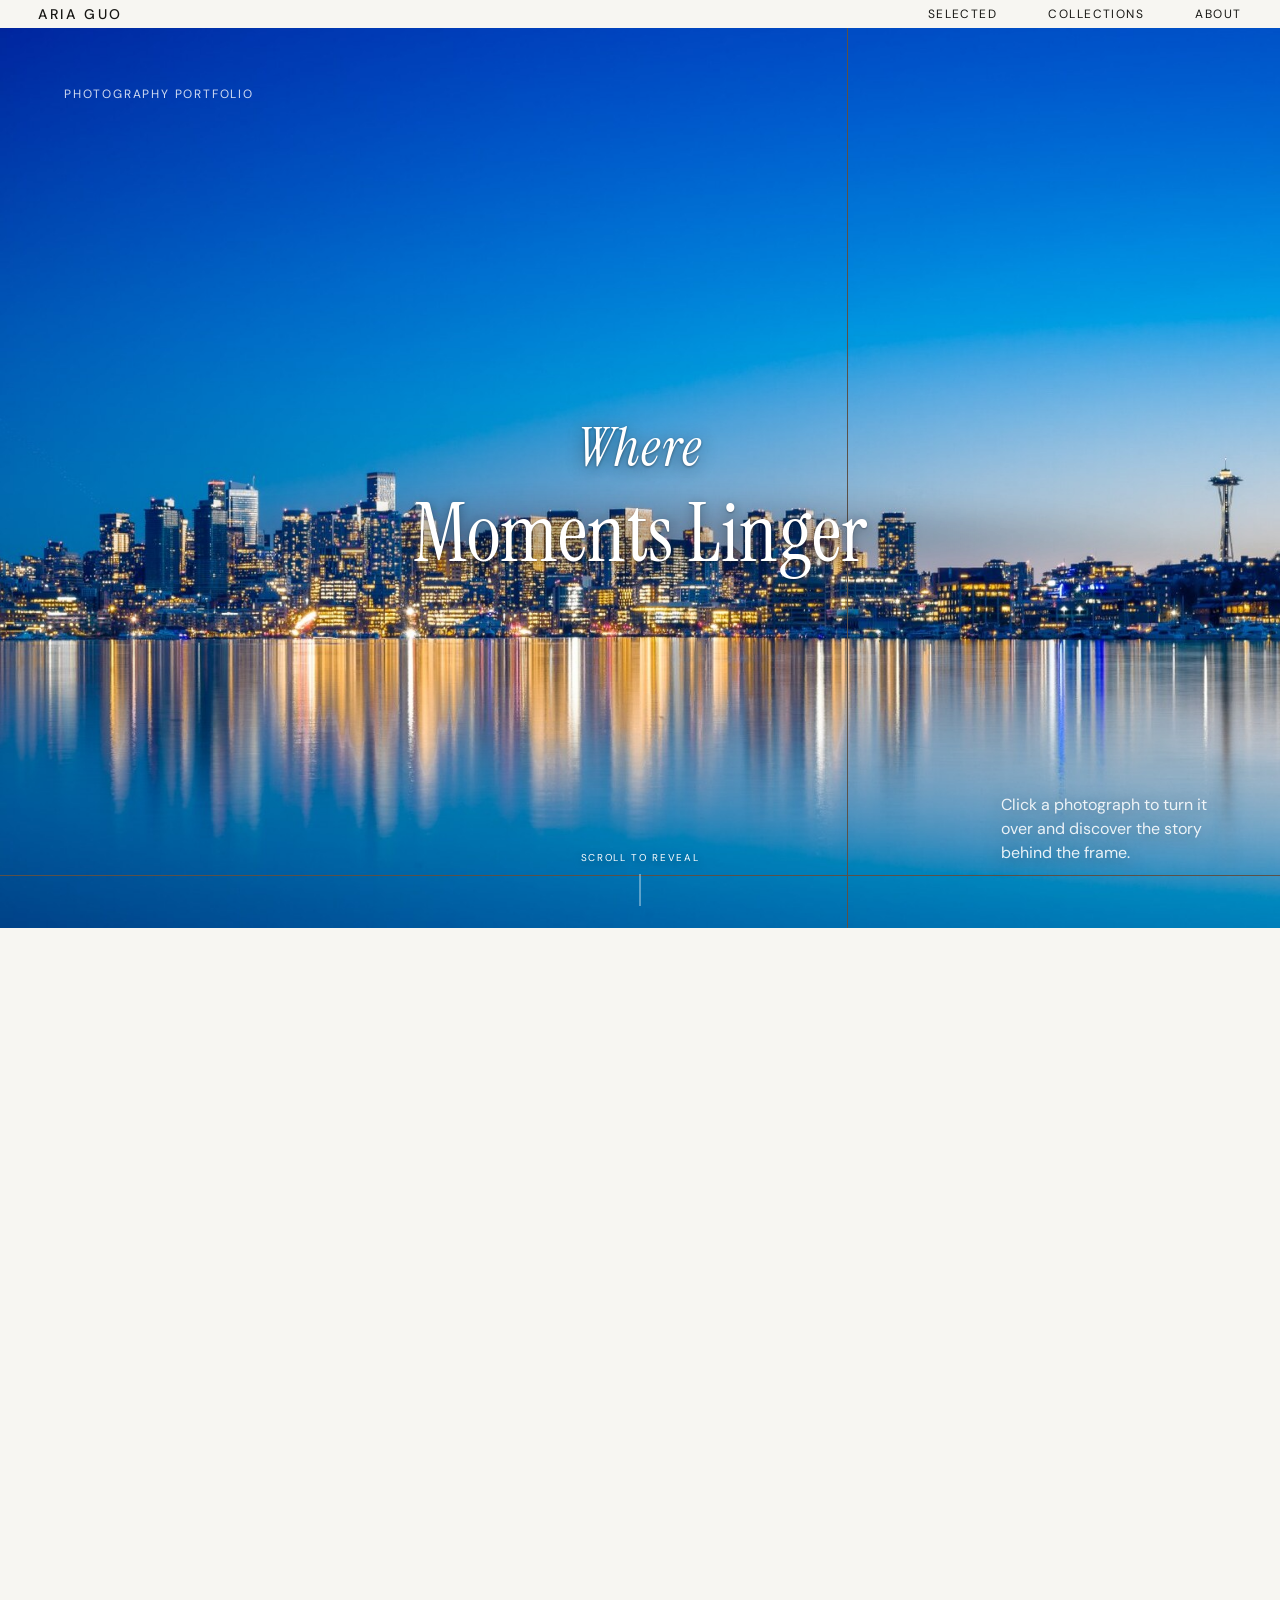
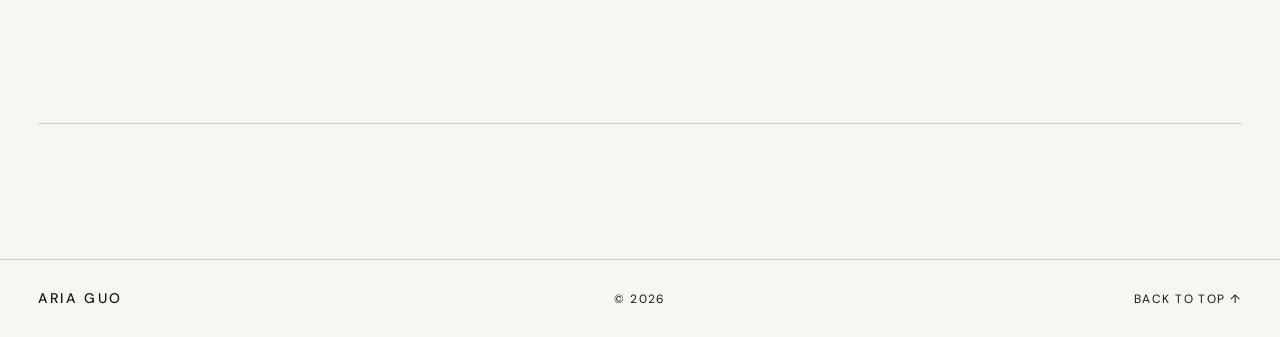
<file: index.html>
<!doctype html><html lang="en"><head><meta charset="utf-8"><meta name="viewport" content="width=device-width,initial-scale=1"><meta name="description" content="Photography portfolio by Aria Guo"><title>Aria Guo — Photography</title><link rel="stylesheet" href="./styles.css?v=26"></head><body>
<header class="site-header"><a class="wordmark" href="./index.html">ARIA GUO</a><nav><a href="#selected">Selected</a><a href="#categories">Collections</a><a href="./about.html">About</a></nav></header>
<main><section class="intro"><p class="kicker">Photography portfolio</p><div class="hero-picture-holder" role="img" aria-label="Seattle skyline reflected across the water at blue hour"><span aria-hidden="true"></span></div><h1><span class="title-first">Where</span><span class="title-second">Moments Linger</span></h1><p class="intro-note">Click a photograph to turn it over and discover the story behind the frame.</p><span class="scroll-cue" aria-hidden="true"><span>Scroll to reveal</span><i></i></span></section>
<section class="selected" id="selected"><div class="section-heading"><h2>Selected photographs</h2><span>01—08</span></div><div class="feature-grid" id="feature-grid"></div></section>
<section class="categories" id="categories"><div class="section-heading"><h2>Collections</h2><span>Browse by subject</span></div><div class="category-list">
<button class="category-row active" data-category="travel"><span>01</span><strong>Travel</strong><em>Four places</em><b>−</b></button>
<div class="travel-panel" id="travel-panel"><div class="hive">
<a class="hex hex-hawaii" href="./collection.html?place=hawaii"><span class="hex-image tone-ocean"></span><span class="hex-copy"><small>Travel · 01</small><strong>Hawaii</strong><p>Light, water, and island rhythm.</p></span></a>
<a class="hex hex-tibet" href="./collection.html?place=tibet"><span class="hex-image tone-gold"></span><span class="hex-copy"><small>Travel · 02</small><strong>Tibet</strong><p>Ritual, color, and life at altitude.</p></span></a>
<a class="hex hex-beijing" href="./collection.html?place=beijing"><span class="hex-image tone-red"></span><span class="hex-copy"><small>Travel · 03</small><strong>Beijing</strong><p>Old geometry in a changing city.</p></span></a>
<a class="hex hex-seattle" href="./collection.html?place=seattle"><span class="hex-image tone-mist"></span><span class="hex-copy"><small>Travel · 04</small><strong>Washington</strong><p>Rain, distance, and Northwest quiet.</p></span></a>
</div></div>
<button class="category-row" data-category="street"><span>02</span><strong>Street</strong><em>Coming soon</em><b>+</b></button>
<button class="category-row" data-category="portraits"><span>03</span><strong>Portraits</strong><em>Coming soon</em><b>+</b></button></div>
</section></main><footer><a class="wordmark" href="./index.html">ARIA GUO</a><p>© <span id="year"></span></p><a href="#top">Back to top ↑</a></footer><script src="./script.js?v=22"></script></body></html>
</file>
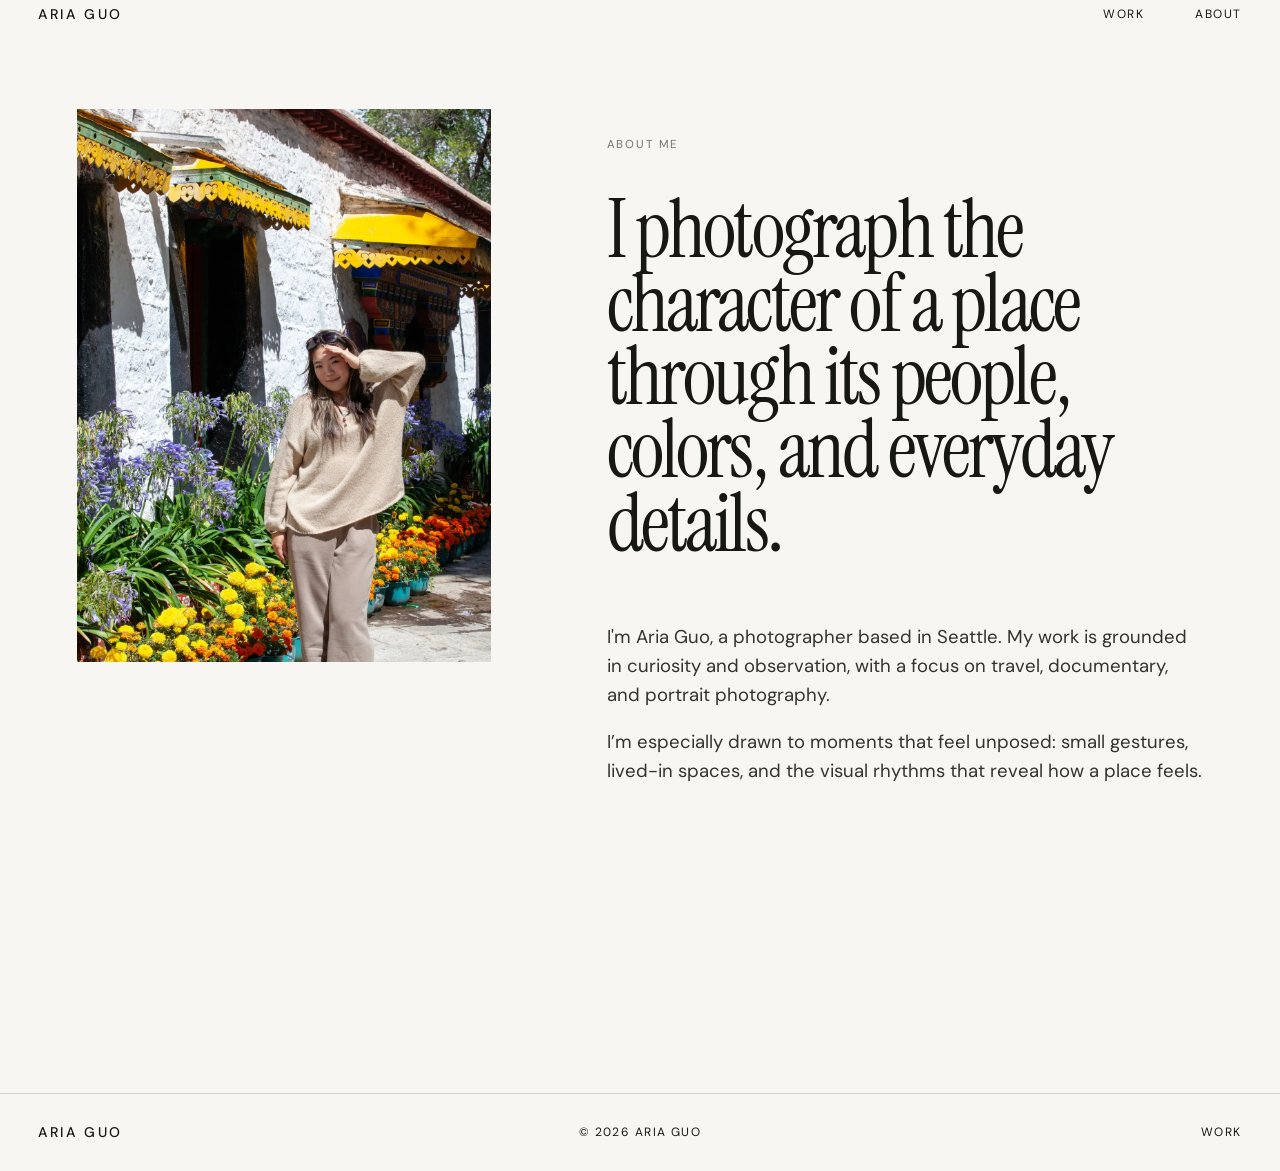
<file: about.html>
<!doctype html><html lang="en"><head><meta charset="utf-8"><meta name="viewport" content="width=device-width,initial-scale=1"><meta name="description" content="About photographer Aria Guo."><title>About — Aria Guo</title><link rel="stylesheet" href="./styles.css?v=26"></head><body>
<header class="site-header"><a class="wordmark" href="./index.html">ARIA GUO</a><nav><a href="./index.html">Work</a><a class="active" href="./about.html">About</a></nav></header>
<main class="about-page">
  <section class="about-hero">
    <figure class="about-portrait reveal"><img src="./assets/about/aria-about.webp" alt="Aria Guo standing among flowers in front of colorful Tibetan architecture" width="1200" height="1600"></figure>
    <div class="about-content">
      <p class="eyebrow reveal">About me</p>
      <h1 class="reveal">I photograph the character of a place through its people, colors, and everyday details.</h1>
      <div class="about-copy reveal">
        <p>I'm Aria Guo, a photographer based in Seattle. My work is grounded in curiosity and observation, with a focus on travel, documentary, and portrait photography.</p>
        <p>I’m especially drawn to moments that feel unposed: small gestures, lived-in spaces, and the visual rhythms that reveal how a place feels.</p>
      </div>
      <div class="about-details reveal">
        <div><span>Based in</span><p>Seattle, Washington</p></div>
        <div><span>I shoot with</span><p>Hasselblad X1D II<br>Canon 5D Mark II<br>Canon IXUS 130</p></div>
        <div><span>Instagram</span><a href="https://www.instagram.com/muyaoog/" target="_blank" rel="noreferrer">@muyaoog ↗</a></div>
      </div>
    </div>
  </section>
</main>
<footer><a class="wordmark" href="./index.html">ARIA GUO</a><p>© <span id="year"></span> Aria Guo</p><a href="./index.html">Work</a></footer><script src="./script.js?v=21"></script></body></html>
</file>
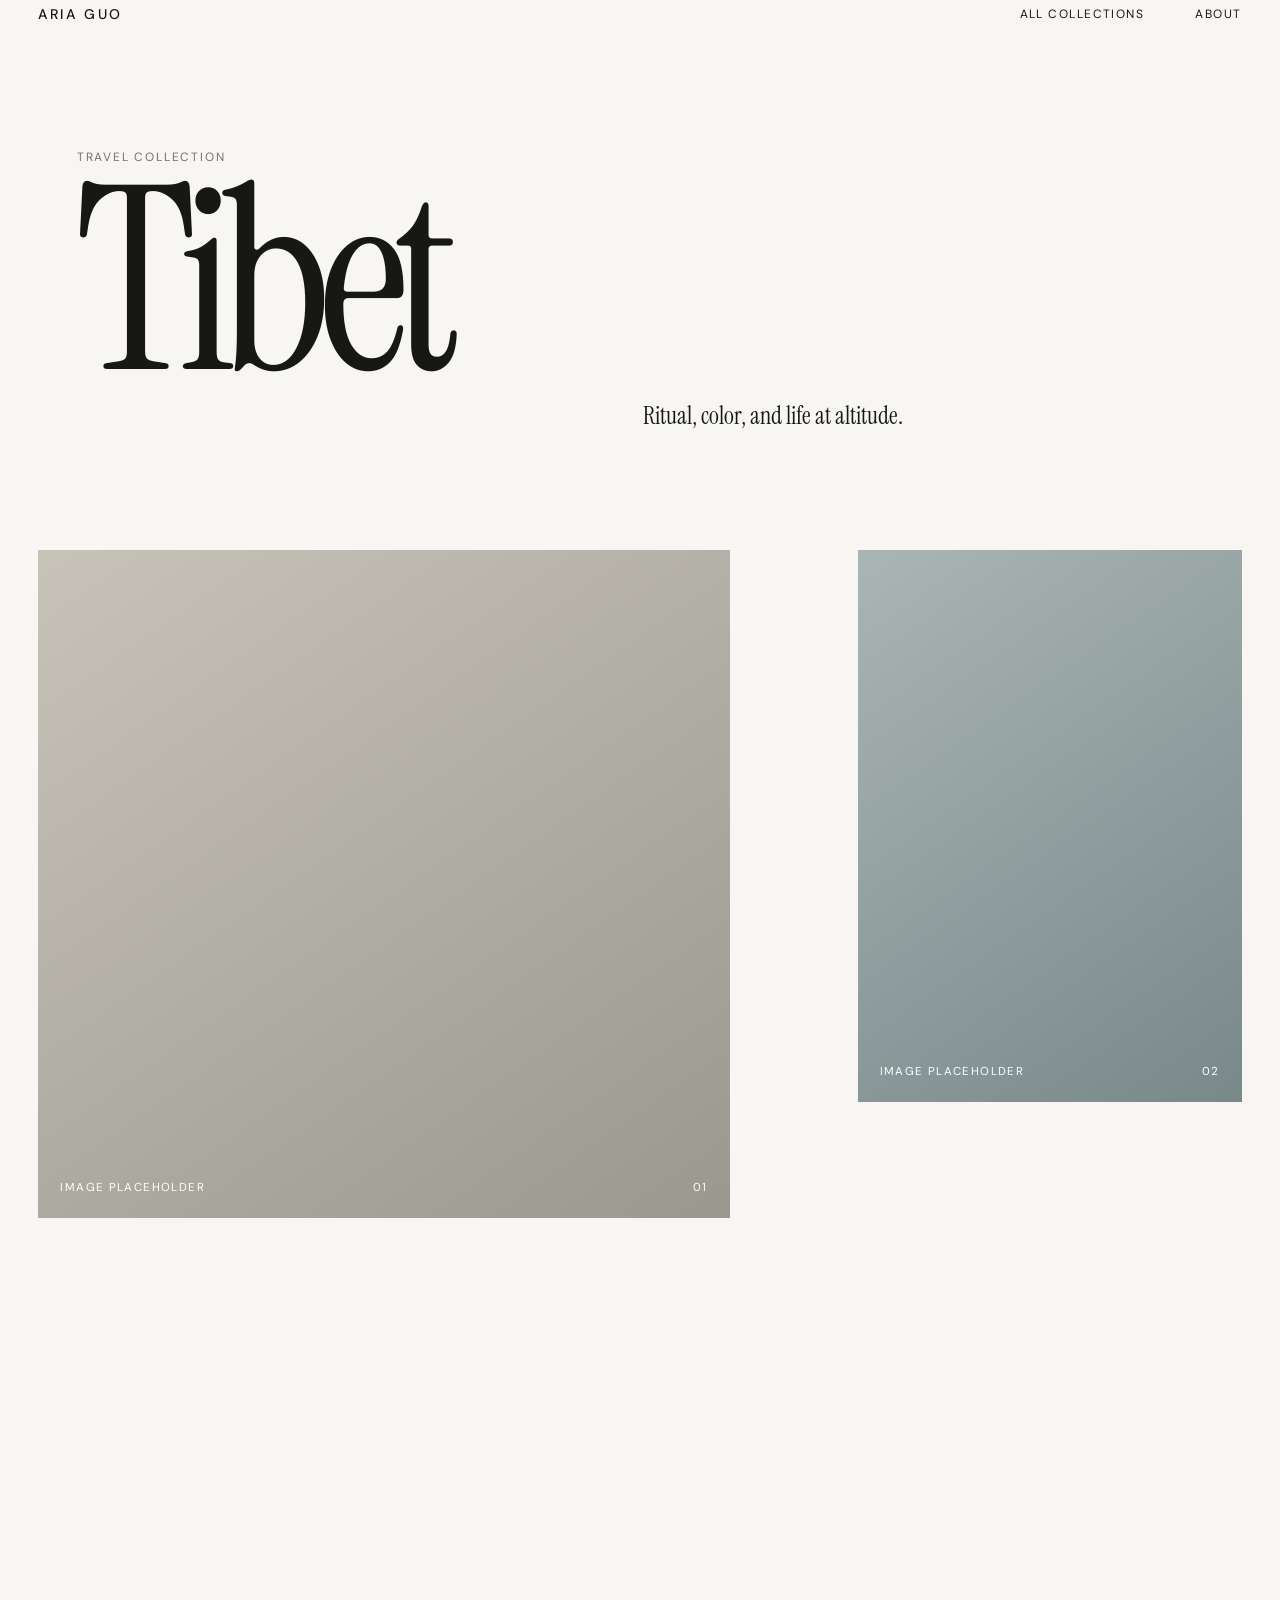
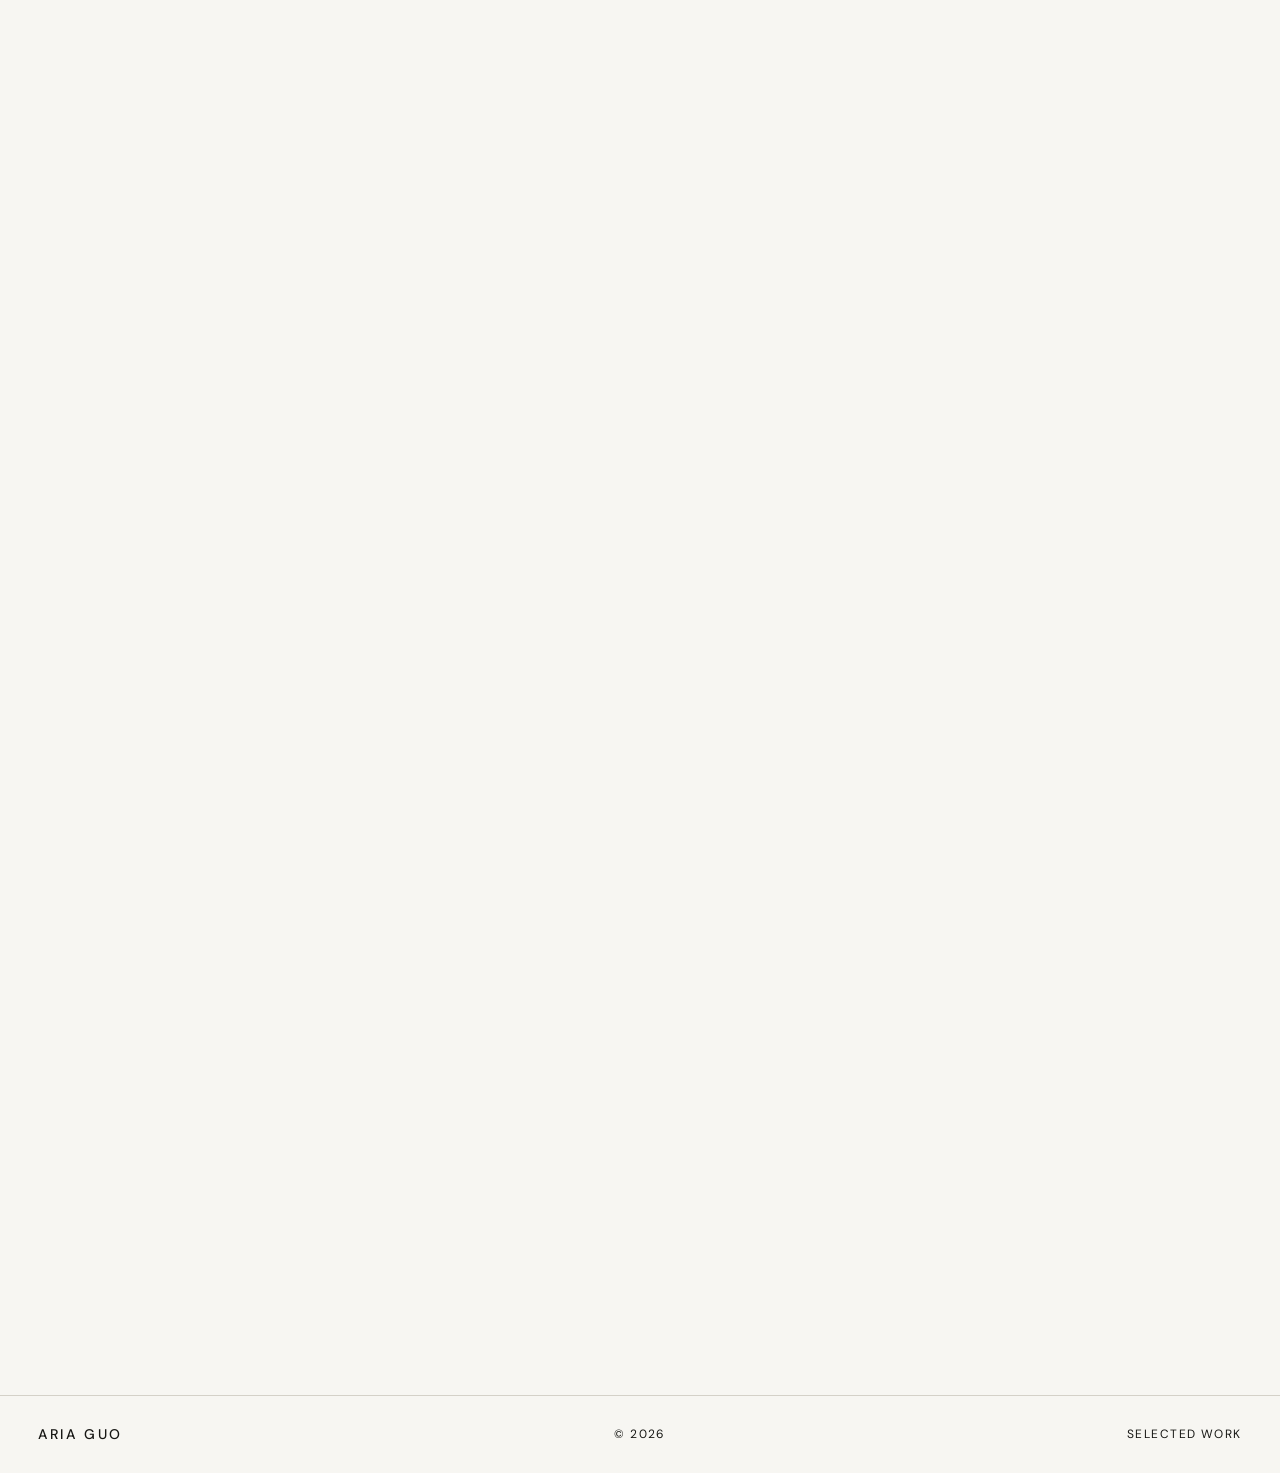
<file: collection.html>
<!doctype html><html lang="en"><head><meta charset="utf-8"><meta name="viewport" content="width=device-width,initial-scale=1"><meta name="description" content="Travel collection by Aria Guo"><title>Collection — Aria Guo</title><link rel="stylesheet" href="./styles.css?v=26"><link rel="stylesheet" href="./tibet-gallery.css?v=1"><style>
.collection-gallery img{cursor:zoom-in;transition:filter .25s ease,transform .25s ease}.collection-gallery img:hover{filter:saturate(1.08) contrast(1.03);transform:translateY(-2px)}body.lightbox-open{overflow:hidden}
#travel-lightbox[hidden]{display:none}#travel-lightbox{position:fixed;inset:0;z-index:9999;display:grid;grid-template-columns:76px minmax(0,1fr) 76px;align-items:center;gap:18px;padding:30px;background:radial-gradient(circle at 50% 42%,rgba(38,34,29,.78),rgba(8,8,8,.97) 72%);backdrop-filter:blur(16px);-webkit-backdrop-filter:blur(16px);animation:lightbox-in .28s ease both}
.lightbox-stage{margin:0;min-width:0;text-align:center}.lightbox-stage img{display:block;max-width:100%;width:auto;max-height:80vh;margin:auto;object-fit:contain;border-radius:3px;box-shadow:0 28px 90px rgba(0,0,0,.58);animation:photo-in .3s ease both}
.lightbox-caption{display:flex;justify-content:space-between;gap:24px;max-width:1100px;margin:14px auto 0;color:#eee7dc;font:500 11px/1.5 Arial,sans-serif;letter-spacing:.14em;text-transform:uppercase}.lightbox-caption span:first-child{text-align:left}.lightbox-count{white-space:nowrap;color:#bfb6a8}
.lightbox-nav,.lightbox-close{border:1px solid rgba(255,255,255,.28);background:rgba(18,18,18,.44);color:#f7f1e7;cursor:pointer;transition:background .2s ease,border-color .2s ease,transform .2s ease}.lightbox-nav{width:58px;height:58px;border-radius:50%;font:300 31px/1 Georgia,serif}.lightbox-nav:hover,.lightbox-nav:focus-visible,.lightbox-close:hover,.lightbox-close:focus-visible{background:#f3eee5;color:#181715;border-color:#f3eee5;outline:none;transform:scale(1.04)}.lightbox-nav:disabled{opacity:.22;cursor:default;transform:none}
.lightbox-close{position:absolute;right:24px;top:22px;width:44px;height:44px;border-radius:50%;font:300 25px/1 Arial,sans-serif}
.lightbox-end{position:absolute;left:50%;bottom:22px;transform:translate(-50%,8px);margin:0;color:#f2eadd;font:italic 17px/1.4 Georgia,serif;letter-spacing:.02em;opacity:0;pointer-events:none;transition:opacity .25s ease,transform .25s ease}.is-last .lightbox-end{opacity:1;transform:translate(-50%,0)}.lightbox-end.pulse{animation:end-pulse .45s ease}
@keyframes lightbox-in{from{opacity:0}to{opacity:1}}@keyframes photo-in{from{opacity:0;transform:scale(.985)}to{opacity:1;transform:scale(1)}}@keyframes end-pulse{50%{color:#fff;transform:translate(-50%,-3px)}}
@media(max-width:720px){#travel-lightbox{grid-template-columns:48px minmax(0,1fr) 48px;gap:7px;padding:60px 10px 72px}.lightbox-nav{width:44px;height:44px;font-size:25px}.lightbox-stage img{max-height:72vh}.lightbox-caption{font-size:9px;gap:12px}.lightbox-close{right:13px;top:12px}.lightbox-end{bottom:18px;width:80%;text-align:center;font-size:15px}}
@media(prefers-reduced-motion:reduce){#travel-lightbox,.lightbox-stage img,.lightbox-end{animation:none}.collection-gallery img{transition:none}}
</style></head><body class="collection-page">
<header class="site-header"><a class="wordmark" href="./index.html">ARIA GUO</a><nav><a href="./index.html#categories">All collections</a><a href="./about.html">About</a></nav></header>
<main><section class="collection-intro"><p class="kicker">Travel collection</p><h1 id="place-title">Place</h1><p id="place-description">A visual study of this place.</p></section><section class="collection-gallery" id="collection-gallery"></section><a class="collection-back" href="./index.html#categories"><span>Back to</span><strong>Travel collections</strong><span>↖</span></a></main>
<footer><a class="wordmark" href="./index.html">ARIA GUO</a><p>© <span id="year"></span></p><a href="./index.html">Selected work</a></footer><script src="./script.js?v=22"></script><script src="./tibet-gallery.js?v=2"></script><script src="./beijing-gallery.js?v=2"></script><script>
(function(){
  var gallery=document.getElementById('collection-gallery');
  if(!gallery)return;
  var overlay=document.createElement('div');
  overlay.id='travel-lightbox';
  overlay.hidden=true;
  overlay.setAttribute('role','dialog');
  overlay.setAttribute('aria-modal','true');
  overlay.setAttribute('aria-label','Photograph viewer');
  overlay.innerHTML='<button class="lightbox-close" type="button" aria-label="Close enlarged photograph">&times;</button><button class="lightbox-nav lightbox-prev" type="button" aria-label="Previous photograph">&#8592;</button><figure class="lightbox-stage"><img alt=""><figcaption class="lightbox-caption"><span class="lightbox-title"></span><span class="lightbox-count"></span></figcaption></figure><button class="lightbox-nav lightbox-next" type="button" aria-label="Next photograph">&#8594;</button><p class="lightbox-end" role="status">This is the last photo. Press Esc or click outside to close.</p>';
  document.body.appendChild(overlay);
  var large=overlay.querySelector('.lightbox-stage img');
  var title=overlay.querySelector('.lightbox-title');
  var count=overlay.querySelector('.lightbox-count');
  var end=overlay.querySelector('.lightbox-end');
  var previous=overlay.querySelector('.lightbox-prev');
  var next=overlay.querySelector('.lightbox-next');
  var closer=overlay.querySelector('.lightbox-close');
  var current=0;
  var returnFocus=null;
  function photos(){return Array.prototype.slice.call(gallery.querySelectorAll('img'));}
  function render(){
    var list=photos();
    var item=list[current];
    if(!item)return;
    large.src=item.currentSrc||item.src;
    large.alt=item.alt||'Travel photograph';
    title.textContent=item.alt||'Untitled photograph';
    count.textContent=(current+1)+' / '+list.length;
    previous.disabled=current===0;
    var isLast=current===list.length-1;
    next.setAttribute('aria-disabled',String(isLast));
    overlay.classList.toggle('is-last',isLast);
  }
  function openAt(index){
    returnFocus=document.activeElement;
    current=index;
    render();
    overlay.hidden=false;
    document.body.classList.add('lightbox-open');
    closer.focus();
  }
  function closeViewer(){
    overlay.hidden=true;
    document.body.classList.remove('lightbox-open');
    large.removeAttribute('src');
    if(returnFocus&&returnFocus.focus)returnFocus.focus();
  }
  function move(step){
    var list=photos();
    if(step>0&&current===list.length-1){
      end.classList.remove('pulse');
      void end.offsetWidth;
      end.classList.add('pulse');
      return;
    }
    current=Math.max(0,Math.min(list.length-1,current+step));
    render();
  }
  gallery.addEventListener('click',function(event){
    var image=event.target.closest('img');
    if(!image||!gallery.contains(image))return;
    openAt(photos().indexOf(image));
  });
  previous.addEventListener('click',function(){move(-1);});
  next.addEventListener('click',function(){move(1);});
  closer.addEventListener('click',closeViewer);
  overlay.addEventListener('click',function(event){if(event.target===overlay)closeViewer();});
  document.addEventListener('keydown',function(event){
    if(overlay.hidden)return;
    if(event.key==='Escape')closeViewer();
    else if(event.key==='ArrowLeft')move(-1);
    else if(event.key==='ArrowRight')move(1);
    else if(event.key==='Home'){current=0;render();}
    else if(event.key==='End'){current=photos().length-1;render();}
  });
})();
</script></body></html>
</file>
<file: styles.css>
@import url('https://fonts.googleapis.com/css2?family=DM+Sans:wght@400;500&family=Instrument+Serif&display=swap');
:root{--ink:#171714;--paper:#f7f6f2;--muted:#77736a;--line:#d4d1c8;--serif:"Instrument Serif",Georgia,serif;--sans:"DM Sans",Arial,sans-serif}*{box-sizing:border-box}html{scroll-behavior:smooth}body{margin:0;color:var(--ink);background:var(--paper);font:16px/1.5 var(--sans)}a{color:inherit;text-decoration:none}button{color:inherit;font:inherit}.site-header{display:flex;justify-content:space-between;align-items:center;padding:28px 3vw}.wordmark{font-size:.875rem;font-weight:500;letter-spacing:.18em}nav{display:flex;gap:clamp(20px,4vw,56px)}nav a,footer a,footer p{font-size:.75rem;text-transform:uppercase;letter-spacing:.12em}.kicker{font-size:.75rem;text-transform:uppercase;letter-spacing:.15em;color:var(--muted)}
.intro{min-height:66vh;display:grid;grid-template-columns:1fr 2.2fr 1fr;gap:3vw;align-items:end;padding:14vh 6vw 9vh}.intro .kicker{align-self:start}.intro h1{margin:0;font:400 clamp(5rem,11.5vw,12rem)/.82 var(--serif);letter-spacing:-.05em}.intro-note{max-width:17rem;margin:0;color:var(--muted)}.selected,.categories{padding:8vh 3vw 15vh}.section-heading{display:flex;justify-content:space-between;align-items:center;padding-bottom:18px;border-bottom:1px solid var(--line)}.section-heading h2,.section-heading span{margin:0;font-size:.75rem;font-weight:400;text-transform:uppercase;letter-spacing:.14em}.section-heading span{color:var(--muted)}
.feature-grid{display:grid;grid-template-columns:repeat(12,1fr);gap:10vh 2vw;padding-top:9vh}.flip-card{height:clamp(320px,44vw,650px);perspective:1400px;cursor:pointer}.flip-card:nth-child(1),.flip-card:nth-child(5){grid-column:span 7}.flip-card:nth-child(2),.flip-card:nth-child(6){grid-column:9/span 4;height:clamp(300px,35vw,530px)}.flip-card:nth-child(3),.flip-card:nth-child(7){grid-column:2/span 4;height:clamp(300px,35vw,530px)}.flip-card:nth-child(4),.flip-card:nth-child(8){grid-column:7/span 6}.flip-inner{position:relative;width:100%;height:100%;transition:transform .75s cubic-bezier(.2,.75,.2,1);transform-style:preserve-3d}.flipped .flip-inner{transform:rotateY(180deg)}.flip-face{position:absolute;inset:0;backface-visibility:hidden;overflow:hidden}.flip-front{display:flex;align-items:flex-end;padding:22px;background:linear-gradient(145deg,#d7d3c9,#a7a399)}.flip-card:nth-child(2n) .flip-front{background:linear-gradient(145deg,#9da9ac,#59686b)}.flip-card:nth-child(3n) .flip-front{background:linear-gradient(145deg,#c9a174,#78553b)}.flip-card:nth-child(4n) .flip-front{background:linear-gradient(145deg,#8f7865,#4b3c34)}.placeholder-mark{display:flex;justify-content:space-between;width:100%;color:#fff;font-size:.72rem;text-transform:uppercase;letter-spacing:.12em}.flip-back{transform:rotateY(180deg);display:flex;flex-direction:column;justify-content:space-between;padding:clamp(28px,4vw,56px);border:1px solid var(--ink);background:var(--paper)}.flip-back strong{font:400 clamp(2.5rem,5vw,5.5rem)/.95 var(--serif)}.editable{outline:none}.editable:focus{box-shadow:inset 0 -1px var(--ink)}.flip-back p{max-width:30rem;font:1.35rem/1.25 var(--serif)}.edit-hint{font-size:.7rem;text-transform:uppercase;letter-spacing:.12em;color:var(--muted)}
.category-list{border-bottom:1px solid var(--line)}.category-row{width:100%;display:grid;grid-template-columns:1fr 5fr 2fr auto;align-items:center;gap:2rem;padding:2rem 0;border:0;border-top:1px solid var(--line);background:none;text-align:left;cursor:pointer}.category-row:first-child{border-top:0}.category-row span,.category-row em,.category-row b{font-size:.75rem;font-style:normal;font-weight:400;text-transform:uppercase;letter-spacing:.12em}.category-row em{color:var(--muted)}.category-row strong{font:400 clamp(3.7rem,8vw,8rem)/.9 var(--serif)}.category-row b{font-size:1.4rem}.travel-panel{padding:4vh 0 6vh;border-top:1px solid var(--line)}.hive{position:relative;width:min(100%,1210px);height:920px;margin:auto}.hex{--hex-mask:url("data:image/svg+xml,%3Csvg xmlns='http://www.w3.org/2000/svg' viewBox='0 0 100 116'%3E%3Cpath d='M29 3 Q24 3 21 9 L2 51 Q-1 58 2 65 L21 107 Q24 113 29 113 H71 Q76 113 79 107 L98 65 Q101 58 98 51 L79 9 Q76 3 71 3 Z' fill='black'/%3E%3C/svg%3E");position:absolute;width:410px;height:474px;-webkit-mask:var(--hex-mask) center/100% 100% no-repeat;mask:var(--hex-mask) center/100% 100% no-repeat;background:var(--ink);transition:transform .35s;isolation:isolate}.hex:hover{transform:scale(1.025);z-index:5}.hex-image{position:absolute;inset:3px;-webkit-mask:var(--hex-mask) center/100% 100% no-repeat;mask:var(--hex-mask) center/100% 100% no-repeat}.tone-ocean{background:linear-gradient(145deg,#b8d4d1,#52747a)}.tone-gold{background:linear-gradient(145deg,#d7b15e,#7d4d2d)}.tone-red{background:linear-gradient(145deg,#c77b60,#6d3030)}.tone-mist{background:linear-gradient(145deg,#bdc6c7,#68777a)}.hex-copy{position:absolute;inset:3px;-webkit-mask:var(--hex-mask) center/100% 100% no-repeat;mask:var(--hex-mask) center/100% 100% no-repeat;display:flex;flex-direction:column;justify-content:flex-end;padding:0 68px 74px;color:#fff;background:linear-gradient(transparent 35%,rgba(0,0,0,.7));z-index:2}.hex-copy small{font-size:.65rem;text-transform:uppercase;letter-spacing:.12em}.hex-copy strong{font:400 4rem/.95 var(--serif)}.hex-copy p{margin:.65rem 0 0;font-size:.82rem}.hex-hawaii{left:0;top:222px}.hex-tibet{left:400px;top:0}.hex-beijing{left:400px;top:444px}.hex-seattle{left:800px;top:222px}
.collection-intro{min-height:58vh;padding:12vh 6vw 8vh}.collection-intro h1{margin:.08em 0 1.2rem;font:400 clamp(7rem,20vw,20rem)/.75 var(--serif);letter-spacing:-.06em;text-transform:capitalize}.collection-intro>p:last-child{max-width:35rem;margin-left:auto;font:1.5rem/1.2 var(--serif)}.collection-gallery{display:grid;grid-template-columns:repeat(12,1fr);grid-auto-rows:90px;gap:2vw;padding:0 3vw 14vh}.gallery-card{perspective:1200px;cursor:pointer}.gallery-card:nth-child(1){grid-column:1/8;grid-row:span 6}.gallery-card:nth-child(2){grid-column:9/13;grid-row:span 5}.gallery-card:nth-child(3){grid-column:2/6;grid-row:span 5}.gallery-card:nth-child(4){grid-column:7/13;grid-row:span 6}.gallery-card:nth-child(5){grid-column:1/7;grid-row:span 5}.gallery-card:nth-child(6){grid-column:8/12;grid-row:span 6}.gallery-card .flip-front{background:linear-gradient(145deg,#c7c3b9,#77756f)}.gallery-card:nth-child(2n) .flip-front{background:linear-gradient(145deg,#aab5b5,#526466)}.gallery-card .flip-back{padding:32px}.gallery-card .flip-back strong{font-size:3rem}.gallery-card .flip-back p{font-size:1.1rem}.collection-back{display:grid;grid-template-columns:1fr 5fr auto;align-items:end;margin:0 3vw 12vh;padding:2rem 0;border-block:1px solid var(--line)}.collection-back span{font-size:.75rem;text-transform:uppercase;letter-spacing:.12em}.collection-back strong{font:400 clamp(3.2rem,7vw,7rem)/1 var(--serif)}footer{display:grid;grid-template-columns:1fr auto 1fr;align-items:center;padding:28px 3vw;border-top:1px solid var(--line)}footer p{margin:0}footer a:last-child{justify-self:end}
@media(max-width:900px){.intro{display:block;min-height:auto;padding:15vh 20px 11vh}.intro h1{margin-top:3rem;font-size:clamp(5rem,24vw,8rem)}.intro-note{margin-top:3rem}.selected,.categories{padding:7vh 20px 12vh}.feature-grid{display:block}.flip-card,.flip-card:nth-child(n){height:65vh;margin-bottom:8vh}.category-row{grid-template-columns:auto 1fr auto;gap:1rem}.category-row em{display:none}.category-row strong{font-size:4rem}.hive{height:auto;display:grid;grid-template-columns:1fr 1fr;gap:8px}.hex{position:relative;inset:auto!important;width:100%;height:auto;aspect-ratio:.866}.hex-copy{padding:0 24% 17%}.hex-copy strong{font-size:clamp(2rem,9vw,3.5rem)}.collection-intro{padding:12vh 20px 8vh}.collection-intro h1{font-size:clamp(7rem,36vw,12rem)}.collection-gallery{display:block;padding:0 20px 12vh}.gallery-card{height:62vh;margin-bottom:7vh}.collection-back{grid-template-columns:1fr auto;margin:0 20px 10vh}.collection-back span:first-child{display:none}.collection-back strong{font-size:3.2rem}footer{grid-template-columns:1fr auto;padding:24px 20px}footer p{display:none}}
@media(prefers-reduced-motion:reduce){html{scroll-behavior:auto}.flip-inner,.hex{transition:none}}

/* Refined motion and rounded, flat-top honeycomb */
.intro>*,.reveal{opacity:0;transform:translateY(34px)}
body.ready .intro>*{animation:intro-rise .9s cubic-bezier(.16,1,.3,1) forwards}
body.ready .intro>*:nth-child(2){animation-delay:.12s}body.ready .intro>*:nth-child(3){animation-delay:.24s}
.reveal.in-view{opacity:1;transform:none;transition:opacity .85s ease,transform .85s cubic-bezier(.16,1,.3,1)}
.flip-inner{transition:transform .9s cubic-bezier(.16,1,.3,1),filter .5s}.flip-card:hover .flip-inner,.gallery-card:hover .flip-inner{filter:drop-shadow(0 24px 22px rgba(30,28,23,.16))}
.flip-front{background-size:180% 180%!important;animation:gradient-drift 9s ease-in-out infinite alternate}
.travel-panel{overflow:hidden}.hive{width:min(100%,1280px);height:752px}
.hex{--hex-mask:url("data:image/svg+xml,%3Csvg xmlns='http://www.w3.org/2000/svg' viewBox='0 0 116 100'%3E%3Cpath d='M29 3 Q24 3 21 9 L2 44 Q-1 50 2 56 L21 91 Q24 97 29 97 H87 Q92 97 95 91 L114 56 Q117 50 114 44 L95 9 Q92 3 87 3 Z' fill='black'/%3E%3C/svg%3E");width:430px;height:372px;background:#6f4e37;transition:transform .55s cubic-bezier(.16,1,.3,1),filter .55s}
.hex-image,.hex-copy{inset:2px}.hex:hover{transform:translateY(-12px) scale(1.025);filter:drop-shadow(0 28px 22px rgba(35,29,23,.22))}.hex-copy{padding:0 70px 58px}.hex-copy:after{content:"↗";position:absolute;right:72px;bottom:62px;font-size:1.2rem;opacity:0;transform:translate(-8px,8px);transition:.35s}.hex:hover .hex-copy:after{opacity:1;transform:none}.hex-copy strong{font-size:4rem}
.hex-hawaii{left:0;top:186px}.hex-tibet{left:425px;top:0}.hex-beijing{left:425px;top:372px}.hex-seattle{left:850px;top:186px}
@keyframes intro-rise{to{opacity:1;transform:none}}@keyframes gradient-drift{0%{background-position:0 20%}100%{background-position:100% 80%}}
@media(max-width:900px){.hive{height:auto}.hex{width:100%;height:auto;aspect-ratio:1.156}.hex-copy{padding:0 22% 17%}.hex-copy:after{right:22%;bottom:17%}}
@media(prefers-reduced-motion:reduce){.intro>*,.reveal{opacity:1;transform:none}.intro>*,.flip-front{animation:none!important}.reveal.in-view{transition:none}.hex:hover{transform:none}}

/* Layered opening composition */
.intro{position:relative;display:grid;grid-template-columns:1fr 4fr 1fr;grid-template-rows:auto 1fr auto;min-height:88vh;align-items:center;overflow:hidden;padding:5vh 5vw 8vh}.intro .kicker{grid-column:1;grid-row:1;align-self:start;z-index:3}.hero-picture-holder{grid-column:2;grid-row:1/4;justify-self:center;width:min(34vw,470px);height:min(72vh,700px);position:relative;z-index:1;background:linear-gradient(145deg,#b7afa4,#51483f);box-shadow:0 30px 80px rgba(47,40,33,.18);overflow:hidden}.hero-picture-holder:before{content:"";position:absolute;inset:-30%;background:linear-gradient(120deg,transparent 35%,rgba(255,255,255,.2) 50%,transparent 65%);animation:holder-light 8s ease-in-out infinite}.hero-picture-holder span{position:absolute;left:22px;bottom:18px;color:rgba(255,255,255,.8);font-size:.7rem;text-transform:uppercase;letter-spacing:.14em}.intro h1{grid-column:1/4;grid-row:2;z-index:2;justify-self:center;width:min(92vw,1200px);margin:0;text-align:center;font-size:clamp(5.4rem,11.5vw,11.5rem);line-height:.76;text-wrap:balance;text-shadow:0 2px 30px rgba(247,246,242,.24)}.intro-note{grid-column:3;grid-row:3;z-index:3;justify-self:end;align-self:end}.hero-picture-holder+h1{animation-delay:.12s!important}
@keyframes holder-light{0%,20%{transform:translateX(-40%) rotate(4deg)}70%,100%{transform:translateX(40%) rotate(4deg)}}
@media(max-width:900px){.intro{display:grid;grid-template-columns:1fr;grid-template-rows:auto 1fr auto;min-height:85vh;padding:4vh 20px 7vh}.intro .kicker{grid-column:1;grid-row:1}.hero-picture-holder{grid-column:1;grid-row:1/4;width:68vw;height:64vh}.intro h1{grid-column:1;grid-row:2;font-size:clamp(4.8rem,22vw,7.7rem);line-height:.8}.intro-note{grid-column:1;grid-row:3;max-width:15rem;justify-self:end;color:var(--ink);background:rgba(247,246,242,.72);padding:10px}}
@media(prefers-reduced-motion:reduce){.hero-picture-holder:before{animation:none}}

/* Full-screen cinematic welcome */
.intro{position:relative;display:grid;grid-template-columns:1fr 3fr 1fr;grid-template-rows:auto 1fr auto;min-height:100svh;padding:5vh 5vw 7vh;isolation:isolate;background:#2f2a26}.hero-picture-holder{position:absolute;inset:0;width:100%;height:100%;z-index:-2;overflow:hidden;background:#5b5148;box-shadow:none}.hero-picture-holder:before{content:"";position:absolute;inset:-8%;background:radial-gradient(circle at 70% 25%,rgba(236,216,188,.62),transparent 30%),linear-gradient(115deg,#332e2a 0%,#77685b 42%,#b09c84 66%,#4b433c 100%);animation:hero-cinema 14s cubic-bezier(.45,0,.55,1) infinite alternate;will-change:transform}.hero-picture-holder:after{content:"";position:absolute;inset:0;background:linear-gradient(90deg,rgba(10,8,7,.48),rgba(10,8,7,.08) 38%,rgba(10,8,7,.13) 65%,rgba(10,8,7,.46)),linear-gradient(0deg,rgba(10,8,7,.42),transparent 38%,rgba(10,8,7,.18));z-index:1}.hero-picture-holder span{left:5vw;bottom:5vh;z-index:2;color:rgba(255,255,255,.72)}.intro .kicker{grid-column:1;grid-row:1;color:rgba(255,255,255,.82)}.intro h1{grid-column:1/4;grid-row:2;align-self:center;width:min(92vw,1350px);font-size:clamp(6.2rem,14vw,14rem);line-height:.75;color:#fff;text-shadow:0 8px 45px rgba(0,0,0,.3)}.intro-note{grid-column:3;grid-row:3;max-width:18rem;color:rgba(255,255,255,.88);text-shadow:0 2px 18px rgba(0,0,0,.5)}
@keyframes hero-cinema{0%{transform:scale(1.02) translate3d(-1.5%,0,0)}100%{transform:scale(1.12) translate3d(2.5%,-1.5%,0)}}

/* Exact selected-image aspect ratios */
.flip-card,.flip-card:nth-child(n){height:auto}.flip-card:nth-child(1),.flip-card:nth-child(4),.flip-card:nth-child(5),.flip-card:nth-child(8){aspect-ratio:6223/4693}.flip-card:nth-child(2),.flip-card:nth-child(3),.flip-card:nth-child(6),.flip-card:nth-child(7){aspect-ratio:4250/5667}

/* Geometrically even honeycomb spacing */
.hex-hawaii{left:102px;top:186px}.hex-tibet{left:425px;top:0}.hex-beijing{left:425px;top:372px}.hex-seattle{left:748px;top:186px}

@media(max-width:900px){.intro{min-height:100svh;padding:4vh 20px 6vh;grid-template-columns:1fr;grid-template-rows:auto 1fr auto}.intro .kicker{grid-column:1;grid-row:1}.hero-picture-holder{width:100%;height:100%}.intro h1{grid-column:1;grid-row:2;font-size:clamp(5.2rem,25vw,8.5rem);line-height:.78}.intro-note{grid-column:1;grid-row:3;background:none;color:#fff;padding:0}.hero-picture-holder span{left:20px;bottom:20px}.flip-card,.flip-card:nth-child(n){height:auto;margin-bottom:8vh}.flip-card:nth-child(1),.flip-card:nth-child(4),.flip-card:nth-child(5),.flip-card:nth-child(8){aspect-ratio:6223/4693}.flip-card:nth-child(2),.flip-card:nth-child(3),.flip-card:nth-child(6),.flip-card:nth-child(7){aspect-ratio:4250/5667}}
@media(prefers-reduced-motion:reduce){.hero-picture-holder:before{animation:none;transform:none}}

/* Refined welcome typography and visible background motion */
.intro h1{font-size:clamp(3rem,6.4vw,6.5rem);line-height:1.12;letter-spacing:-.015em;width:min(88vw,950px);font-weight:400;text-shadow:0 2px 24px rgba(0,0,0,.2)}
.intro h1 .title-first{display:block;font-size:.66em;font-style:italic;letter-spacing:.03em;margin-bottom:.18em}
body.ready .intro>.hero-picture-holder{animation:none;opacity:1;transform:none}
.hero-picture-holder{grid-area:auto;justify-self:stretch;z-index:0;pointer-events:none}
.hero-picture-holder:before{inset:-18%;background:radial-gradient(ellipse at 25% 40%,rgba(247,217,168,.8),transparent 38%),linear-gradient(120deg,#272522,#84715c 45%,#b8a38a 65%,#38312c);animation:welcome-drift 8s ease-in-out infinite alternate}
.hero-picture-holder:after{background:linear-gradient(110deg,transparent 20%,rgba(255,235,209,.19) 45%,transparent 65%),linear-gradient(0deg,rgba(15,12,10,.48),transparent 70%);background-size:220% 100%,100% 100%;animation:welcome-light 9s ease-in-out infinite alternate}
@keyframes welcome-drift{from{transform:translate3d(-5%,1%,0) scale(1)}to{transform:translate3d(6%,-3%,0) scale(1.12)}}
@keyframes welcome-light{from{background-position:100% 0,0 0}to{background-position:0 0,0 0}}
@media(min-width:901px){.hex-hawaii{left:82px}.hex-seattle{left:768px}}
@media(max-width:900px){.intro h1{font-size:clamp(2.7rem,9vw,5rem);line-height:1.15}.hive{column-gap:18px}}
@media(prefers-reduced-motion:reduce){.hero-picture-holder:before,.hero-picture-holder:after{animation:none;transform:none}}


/* Original photographs: cinematic hero and place-specific honeycomb covers */
.hero-picture-holder:before{
  inset:-3%;
  background-image:linear-gradient(90deg,rgba(12,19,31,.2),rgba(12,19,31,.02) 52%,rgba(12,19,31,.18)),url("./assets/featured/hero-intro.jpg");
  background-size:cover;
  background-position:center 54%;
  filter:blur(2.2px) saturate(.84) contrast(.94);
  animation:welcome-photo-drift 15s cubic-bezier(.45,0,.55,1) infinite alternate;
  will-change:transform
}
.hero-picture-holder:after{
  background:linear-gradient(90deg,rgba(5,12,23,.44),rgba(5,12,23,.08) 40%,rgba(5,12,23,.18)),linear-gradient(0deg,rgba(4,10,20,.46),transparent 48%,rgba(4,10,20,.2));
  background-size:100% 100%;
  animation:welcome-photo-light 8s ease-in-out infinite alternate
}
.hero-picture-holder span{display:none}
@keyframes welcome-photo-drift{from{transform:translate3d(-1.2%,.4%,0) scale(1.035)}to{transform:translate3d(1.2%,-.7%,0) scale(1.075)}}
@keyframes welcome-photo-light{from{opacity:.86}to{opacity:1}}
.hex-image{background-size:cover!important;background-position:center!important;filter:saturate(.92) contrast(.98);transition:transform .8s cubic-bezier(.16,1,.3,1),filter .5s}
.hex:hover .hex-image{transform:scale(1.065);filter:saturate(1.03) contrast(1)}
.hex-hawaii .hex-image{background-image:linear-gradient(0deg,rgba(20,24,25,.2),transparent 56%),url("./assets/featured/hawaii.jpg")}
.hex-tibet .hex-image{background-image:linear-gradient(0deg,rgba(20,15,10,.24),transparent 58%),url("./assets/featured/tibet.jpg")}
.hex-beijing .hex-image{background-image:linear-gradient(0deg,rgba(20,13,7,.22),transparent 58%),url("./assets/featured/beijing.jpg")}
.hex-seattle .hex-image{background-image:linear-gradient(0deg,rgba(11,18,19,.23),transparent 58%),url("./assets/featured/seattle.jpg")}
@media(prefers-reduced-motion:reduce){.hero-picture-holder:before,.hero-picture-holder:after{animation:none}.hex:hover .hex-image{transform:none}}


/* Static, sharp hero photograph with a restrained shimmer */
.hero-picture-holder:before{
  inset:0;
  filter:none;
  transform:none;
  animation:none;
  background-position:center 54%
}
.hero-picture-holder:after{
  opacity:1;
  background:
    linear-gradient(108deg,transparent 34%,rgba(255,255,255,.055) 47%,rgba(255,255,255,.11) 50%,rgba(255,255,255,.045) 53%,transparent 66%),
    linear-gradient(90deg,rgba(5,12,23,.4),rgba(5,12,23,.07) 40%,rgba(5,12,23,.16)),
    linear-gradient(0deg,rgba(4,10,20,.43),transparent 48%,rgba(4,10,20,.18));
  background-size:240% 100%,100% 100%,100% 100%;
  animation:hero-soft-shimmer 9s ease-in-out infinite;
  will-change:background-position
}
@keyframes hero-soft-shimmer{
  0%,28%{background-position:115% 0,0 0,0 0}
  72%,100%{background-position:-35% 0,0 0,0 0}
}
@media(prefers-reduced-motion:reduce){.hero-picture-holder:after{animation:none}}


/* Water-like reflected shimmer over the still hero photograph */
.hero-picture-holder:after{
  opacity:1;
  background:
    repeating-radial-gradient(ellipse 82% 18% at 18% 112%,transparent 0 9.5%,rgba(205,232,255,.08) 10.1%,rgba(255,255,255,.12) 10.6%,transparent 11.3%,transparent 15%),
    repeating-radial-gradient(ellipse 68% 15% at 82% 104%,transparent 0 10%,rgba(211,236,255,.055) 10.6%,rgba(255,255,255,.09) 11.1%,transparent 11.8%,transparent 16%),
    linear-gradient(90deg,rgba(5,12,23,.4),rgba(5,12,23,.07) 40%,rgba(5,12,23,.16)),
    linear-gradient(0deg,rgba(4,10,20,.43),transparent 48%,rgba(4,10,20,.18));
  background-size:118% 48%,136% 39%,100% 100%,100% 100%;
  background-repeat:no-repeat;
  background-position:-12% 108%,112% 100%,0 0,0 0;
  animation:hero-water-shimmer 8s ease-in-out infinite alternate;
  will-change:background-position,opacity
}
@keyframes hero-water-shimmer{
  0%{background-position:-12% 108%,112% 100%,0 0,0 0;opacity:.88}
  45%{background-position:5% 103%,92% 104%,0 0,0 0;opacity:1}
  100%{background-position:16% 106%,74% 99%,0 0,0 0;opacity:.91}
}
@media(prefers-reduced-motion:reduce){.hero-picture-holder:after{animation:none}}


/* Wandering ambient light and a separate treatment for the water reflection */
.hero-picture-holder:after{
  z-index:1;
  opacity:1;
  background:
    radial-gradient(ellipse 38% 34% at 18% 42%,rgba(225,241,255,.13),transparent 72%),
    radial-gradient(ellipse 31% 28% at 76% 26%,rgba(255,245,218,.09),transparent 74%),
    radial-gradient(ellipse 28% 22% at 58% 72%,rgba(198,229,255,.08),transparent 76%),
    linear-gradient(90deg,rgba(5,12,23,.38),rgba(5,12,23,.06) 40%,rgba(5,12,23,.15)),
    linear-gradient(0deg,rgba(4,10,20,.39),transparent 48%,rgba(4,10,20,.16));
  background-size:145% 145%,138% 138%,150% 150%,100% 100%,100% 100%;
  background-repeat:no-repeat;
  background-position:-20% 12%,105% -12%,46% 112%,0 0,0 0;
  animation:hero-wandering-light 14s cubic-bezier(.45,0,.55,1) infinite;
  will-change:background-position,opacity
}
@keyframes hero-wandering-light{
  0%{background-position:-20% 12%,105% -12%,46% 112%,0 0,0 0;opacity:.86}
  19%{background-position:-4% 25%,88% 5%,61% 94%,0 0,0 0;opacity:.96}
  43%{background-position:14% 8%,70% 19%,39% 82%,0 0,0 0;opacity:.9}
  68%{background-position:2% -3%,93% 28%,22% 101%,0 0,0 0;opacity:1}
  84%{background-position:-13% 18%,78% 2%,55% 89%,0 0,0 0;opacity:.92}
  100%{background-position:-20% 12%,105% -12%,46% 112%,0 0,0 0;opacity:.86}
}
.hero-picture-holder span{
  display:block;
  position:absolute;
  inset:auto 0 0;
  width:100%;
  height:45%;
  z-index:2;
  pointer-events:none;
  color:transparent;
  background:
    repeating-linear-gradient(177deg,transparent 0 9px,rgba(205,233,255,.035) 10px,rgba(255,255,255,.09) 11px,transparent 13px,transparent 22px),
    repeating-linear-gradient(3deg,transparent 0 15px,rgba(166,215,248,.045) 17px,transparent 19px,transparent 31px);
  background-size:124% 118%,138% 126%;
  background-position:-8% 0,106% 0;
  mix-blend-mode:screen;
  -webkit-mask-image:linear-gradient(to bottom,transparent 0,rgba(0,0,0,.28) 14%,#000 42%,rgba(0,0,0,.82) 100%);
  mask-image:linear-gradient(to bottom,transparent 0,rgba(0,0,0,.28) 14%,#000 42%,rgba(0,0,0,.82) 100%);
  filter:blur(.35px);
  animation:water-reflection-drift 9s ease-in-out infinite alternate
}
.hero-picture-holder span:before{
  content:"";
  position:absolute;
  left:-8%;
  right:-8%;
  top:7%;
  height:18%;
  background:radial-gradient(ellipse at center,rgba(214,238,255,.13),transparent 69%);
  filter:blur(12px);
  animation:reflection-horizon 11s ease-in-out infinite alternate
}
@keyframes water-reflection-drift{
  from{background-position:-8% 0,106% 0;opacity:.58;transform:translateY(0)}
  to{background-position:10% 8px,84% -6px;opacity:.82;transform:translateY(2px)}
}
@keyframes reflection-horizon{
  from{transform:translateX(-7%) scaleX(.92);opacity:.45}
  to{transform:translateX(7%) scaleX(1.06);opacity:.75}
}
@media(prefers-reduced-motion:reduce){
  .hero-picture-holder:after,.hero-picture-holder span,.hero-picture-holder span:before{animation:none}
}


/* Cinematic title lighting: no shimmer, no water animation */
.hero-picture-holder span{
  display:none;
  animation:none
}
.hero-picture-holder:after{
  z-index:1;
  opacity:1;
  background:
    radial-gradient(ellipse 58% 48% at 32% 48%,rgba(196,221,244,.12),transparent 74%),
    linear-gradient(90deg,rgba(3,9,18,.52) 0%,rgba(3,9,18,.16) 34%,rgba(3,9,18,.12) 62%,rgba(3,9,18,.4) 100%),
    linear-gradient(0deg,rgba(2,7,15,.5) 0%,rgba(2,7,15,.08) 43%,rgba(2,7,15,.24) 100%);
  background-size:132% 132%,100% 100%,100% 100%;
  background-repeat:no-repeat;
  background-position:-20% 8%,0 0,0 0;
  animation:hero-cinematic-lighting 12s ease-in-out infinite alternate;
  will-change:background-position,opacity
}
@keyframes hero-cinematic-lighting{
  0%{background-position:-20% 8%,0 0,0 0;opacity:.91}
  52%{background-position:12% -5%,0 0,0 0;opacity:1}
  100%{background-position:35% 10%,0 0,0 0;opacity:.94}
}
.intro h1{
  position:relative;
  top:5vh
}
@media(max-width:900px){.intro h1{top:3.5vh}}
@media(prefers-reduced-motion:reduce){.hero-picture-holder:after{animation:none}}


/* Natural-color hero and scroll-linked title reveal */
.hero-picture-holder:before{
  inset:0;
  background-image:url("./assets/featured/hero-intro-v2.jpg");
  background-size:cover;
  background-position:center center;
  filter:none;
  transform:none;
  animation:none
}
.hero-picture-holder:after,
.hero-picture-holder span{display:none!important;animation:none!important}
.intro h1{
  top:5vh;
  text-shadow:0 3px 18px rgba(0,0,0,.48),0 1px 3px rgba(0,0,0,.38)
}
.intro h1 .title-first,
.intro h1 .title-second{
  display:block;
  translate:0 var(--title-shift,0px);
  opacity:var(--title-opacity,1);
  will-change:translate,opacity
}
.intro h1 .title-first{translate:0 var(--title-shift-first,0px)}
.intro h1 .title-second{translate:0 var(--title-shift-second,0px)}
.intro .kicker,.intro-note{filter:opacity(var(--hero-meta-opacity,1));will-change:filter}
.scroll-cue{
  position:absolute;
  left:50%;
  bottom:2.4vh;
  z-index:4;
  display:flex;
  flex-direction:column;
  align-items:center;
  gap:9px;
  color:#fff;
  font-size:.62rem;
  letter-spacing:.17em;
  text-transform:uppercase;
  translate:-50% 0;
  opacity:var(--scroll-cue-opacity,.78);
  text-shadow:0 2px 10px rgba(0,0,0,.48);
  pointer-events:none
}
.scroll-cue i{display:block;width:1px;height:32px;background:rgba(255,255,255,.72);transform-origin:top;animation:scroll-cue-line 2.2s ease-in-out infinite}
@keyframes scroll-cue-line{0%,100%{transform:scaleY(.35);opacity:.35}50%{transform:scaleY(1);opacity:1}}
@media(max-width:900px){
  .intro h1{top:3.5vh}
  .scroll-cue{bottom:2vh}
}
@media(prefers-reduced-motion:reduce){
  .intro h1 .title-first,.intro h1 .title-second{translate:none}
  .scroll-cue i{animation:none}
}


/* Minimal contrast treatment for the title over the city */
.intro h1 .title-second{
  position:relative;
  isolation:isolate;
  letter-spacing:.002em;
  text-shadow:0 2px 12px rgba(0,0,0,.32),0 1px 2px rgba(0,0,0,.3)
}
.intro h1 .title-second:before{
  content:"";
  position:absolute;
  z-index:-1;
  left:50%;
  top:8%;
  width:112%;
  height:92%;
  translate:-50% 0;
  background:radial-gradient(ellipse at center,rgba(3,10,20,.3) 0%,rgba(3,10,20,.17) 43%,transparent 73%);
  filter:blur(11px);
  opacity:var(--title-effect-opacity,.72);
  pointer-events:none;
  will-change:opacity
}
@media(max-width:900px){
  .intro h1 .title-second:before{width:118%;filter:blur(9px)}
}
@media(prefers-reduced-motion:reduce){
  .intro h1 .title-second:before{opacity:.55}
}


/* Slimmer top navigation strip */
.site-header{padding:15px 3vw}
@media(max-width:900px){.site-header{padding:14px 20px}}


/* Ultra-slim top navigation strip */
.site-header{padding:8px 3vw}
@media(max-width:900px){.site-header{padding:8px 20px}}


/* Exact compact header height */
.site-header{
  height:28px;
  min-height:28px;
  padding:0 3vw
}
.site-header .wordmark,.site-header nav a{line-height:1}
@media(max-width:900px){
  .site-header{height:28px;min-height:28px;padding:0 20px}
}


/* Selected portfolio photographs */
.flip-front.has-photo{padding:0;background:none!important;animation:none!important}
.flip-front.has-photo img{display:block;width:100%;height:100%;object-fit:cover}
.flip-front.has-photo .photo-number{position:absolute;right:14px;bottom:12px;padding:5px 7px;background:rgba(248,246,239,.88);color:var(--ink);font-size:.65rem;line-height:1;letter-spacing:.12em}

/* Compact editorial mosaic */
.selected{padding-bottom:10vh}
.feature-grid{grid-auto-rows:clamp(145px,14vw,220px);gap:14px;padding-top:5vh}
.flip-card,.flip-card:nth-child(n){height:auto;margin:0;aspect-ratio:auto}
.flip-card:nth-child(1){grid-column:1/4;grid-row:1/3}
.flip-card:nth-child(2){grid-column:4/7;grid-row:1/3}
.flip-card:nth-child(3){grid-column:7/13;grid-row:1/2}
.flip-card:nth-child(4){grid-column:7/10;grid-row:2/4}
.flip-card:nth-child(5){grid-column:10/13;grid-row:2/3}
.flip-card:nth-child(6){grid-column:1/4;grid-row:3/5}
.flip-card:nth-child(7){grid-column:4/10;grid-row:3/4}
.flip-card:nth-child(8){grid-column:4/13;grid-row:4/5}
.flip-front.has-photo img{transition:transform .8s cubic-bezier(.16,1,.3,1)}
.flip-card:hover .flip-front.has-photo img{transform:scale(1.018)}
.flip-back.photo-back{padding:clamp(18px,2.5vw,38px);border:0;background:var(--photo-back);color:#fff}
.flip-back.photo-back:after{content:"";position:absolute;inset:0;background:linear-gradient(145deg,rgba(255,255,255,.08),rgba(0,0,0,.13));pointer-events:none}
.flip-back.photo-back>*{position:relative;z-index:1}
.flip-back.photo-back strong{max-width:90%;font-size:clamp(1.8rem,3.4vw,4rem);line-height:.92}
.flip-back.photo-back p{max-width:30rem;margin:auto 0;font:clamp(.85rem,1.35vw,1.2rem)/1.35 var(--sans)}
.photo-meta{padding-top:9px;border-top:1px solid rgba(255,255,255,.48);font-size:.58rem;line-height:1;text-transform:uppercase;letter-spacing:.18em;color:rgba(255,255,255,.86)}
@media(max-width:900px){
  .feature-grid{display:grid;grid-template-columns:repeat(2,minmax(0,1fr));grid-auto-rows:130px;gap:8px;padding-top:4vh}
  .flip-card,.flip-card:nth-child(n){grid-column:auto;grid-row:auto;margin:0}
  .flip-card.portrait{grid-row:span 2}
  .flip-card.landscape{grid-column:span 2;grid-row:span 2}
  .flip-back.photo-back{padding:18px}
  .flip-back.photo-back strong{font-size:clamp(1.65rem,7vw,2.5rem)}
  .flip-back.photo-back p{font-size:.8rem}
  .photo-meta{font-size:.52rem}
}

/* Non-overlapping cards and reliable two-sided rendering. */
.feature-grid{grid-template-columns:repeat(4,minmax(0,1fr));grid-auto-rows:auto;gap:20px;align-items:start}
.feature-grid .flip-card:nth-child(n){grid-column:auto;grid-row:auto;width:100%;height:360px;margin:0;aspect-ratio:auto;min-width:0}
.feature-grid .flip-inner,.feature-grid .flip-card:hover .flip-inner{transform:none;filter:none;transition:none}
.feature-grid .flip-face{transform:none;backface-visibility:visible;-webkit-backface-visibility:visible;transition:opacity .25s ease}
.feature-grid .flip-front{opacity:1;visibility:visible}
.feature-grid .flip-back{opacity:0;visibility:hidden;pointer-events:none}
.feature-grid .flipped .flip-front{opacity:0;visibility:hidden;pointer-events:none}
.feature-grid .flipped .flip-back{opacity:1;visibility:visible;pointer-events:auto}
.feature-grid .flip-back.photo-back{display:flex;gap:20px;padding:24px;background:var(--photo-back);overflow:auto}
.feature-grid .photo-back strong{font-size:30px;line-height:1.05;max-width:100%;flex-shrink:0}
.feature-grid .photo-back p{font:15px/1.5 var(--sans);margin:0;flex-shrink:0}
.feature-grid .photo-meta{margin-top:auto;font-size:10px;line-height:1.4;flex-shrink:0}
.feature-grid .flip-front.has-photo{background:#eceae5!important}
.feature-grid .landscape .flip-front img{object-fit:contain}
@media(max-width:1100px){.feature-grid{grid-template-columns:repeat(2,minmax(0,1fr))}}
@media(max-width:540px){.feature-grid{grid-template-columns:1fr;gap:16px}.feature-grid .flip-card:nth-child(n){height:360px}.feature-grid .landscape{height:280px!important}}

/* Two color-sequenced rows with independently animated card faces. */
.feature-grid{display:flex;flex-direction:column;gap:24px}
.photo-row{display:grid;grid-template-columns:repeat(4,minmax(0,1fr));gap:18px;width:100%}
.feature-grid .portrait-row .flip-card{height:auto;aspect-ratio:3/4;min-height:350px}
.feature-grid .landscape-row .flip-card{height:270px!important;min-height:270px}
.feature-grid .flip-card{perspective:1400px}
.feature-grid .flip-face{opacity:1;visibility:visible;backface-visibility:hidden;-webkit-backface-visibility:hidden;transition:transform .8s cubic-bezier(.22,.68,.18,1);will-change:transform}
.feature-grid .flip-front{transform:rotateY(0deg);pointer-events:auto}
.feature-grid .flip-back{transform:rotateY(-180deg);pointer-events:none}
.feature-grid .flipped .flip-front{opacity:1;visibility:visible;transform:rotateY(180deg);pointer-events:none}
.feature-grid .flipped .flip-back{opacity:1;visibility:visible;transform:rotateY(0deg);pointer-events:auto}
.feature-grid .landscape-row .photo-back{padding:20px;gap:12px}
.feature-grid .landscape-row .photo-back strong{font-size:25px}
.feature-grid .landscape-row .photo-back p{font-size:14px;line-height:1.4}
@media(max-width:1100px){.photo-row{grid-template-columns:repeat(4, minmax(260px,1fr));overflow-x:auto;padding-bottom:12px;scroll-snap-type:x proximity}.photo-row .flip-card{scroll-snap-align:start}}
@media(prefers-reduced-motion:reduce){.feature-grid .flip-face{transition:none}}

/* Large landscape–portrait pairs, matching the supplied reference. */
.feature-grid{gap:clamp(40px,6vw,90px)}
.photo-pair{width:100%;display:grid;grid-template-columns:1.8fr 1fr;gap:clamp(28px,9vw,150px);align-items:start}
.feature-grid .photo-pair .flip-card:nth-child(n){height:auto!important;min-height:0;width:100%}
.feature-grid .photo-pair .flip-card.landscape:nth-child(n){aspect-ratio:4/3}
.feature-grid .photo-pair .flip-card.portrait:nth-child(n){aspect-ratio:3/4}
.feature-grid .photo-pair .flip-front img{object-fit:contain}
.feature-grid .photo-pair .photo-back{padding:clamp(20px,3vw,44px)}
.feature-grid .photo-pair .photo-back strong{font-size:clamp(28px,3vw,48px)}
@media(max-width:760px){.photo-pair{grid-template-columns:1fr;gap:24px}.feature-grid .photo-pair .portrait{width:75%;justify-self:end}.feature-grid .photo-pair .flip-card{min-height:300px}}


/* Larger selected-photo story typography */
.feature-grid .photo-pair .photo-back strong{
  font-size:clamp(32px,3.2vw,52px);
  line-height:1
}
.feature-grid .photo-pair .photo-back p{
  max-width:38rem;
  font:clamp(1rem,1.3vw,1.2rem)/1.5 var(--sans)
}
.feature-grid .photo-pair .photo-meta{
  font-size:clamp(.68rem,.85vw,.76rem);
  line-height:1.35
}


/* Editorial About page */
.about-page{padding:clamp(64px,9vh,120px) 6vw clamp(90px,14vh,170px)}
.about-hero{display:grid;grid-template-columns:minmax(280px,.82fr) minmax(420px,1.18fr);gap:clamp(48px,9vw,150px);align-items:start;max-width:1500px;margin:0 auto}
.about-portrait{position:sticky;top:70px;margin:0;aspect-ratio:3/4;overflow:hidden;background:#dedbd3}
.about-portrait img{display:block;width:100%;height:100%;object-fit:cover;object-position:center}
.about-content{padding-top:clamp(10px,3vh,38px)}
.about-content .eyebrow{margin:0 0 2.5rem;color:var(--muted);font-size:.72rem;letter-spacing:.16em;text-transform:uppercase}
.about-content h1{max-width:920px;margin:0;font:400 clamp(3.2rem,6.3vw,7.4rem)/.91 var(--serif);letter-spacing:-.035em}
.about-copy{max-width:720px;margin:clamp(42px,7vh,82px) 0 0 auto}
.about-copy p{margin:0 0 1.15rem;font-size:clamp(1.08rem,1.45vw,1.35rem);line-height:1.55;color:#34332f}
.about-details{display:grid;grid-template-columns:repeat(3,minmax(0,1fr));gap:24px;margin-top:clamp(44px,7vh,80px);padding-top:22px;border-top:1px solid var(--line)}
.about-details span{display:block;margin-bottom:10px;color:var(--muted);font-size:.67rem;letter-spacing:.15em;text-transform:uppercase}
.about-details p,.about-details a{margin:0;font-size:.9rem;line-height:1.6}
.about-details a{display:inline-block;border-bottom:1px solid var(--ink)}
@media(max-width:850px){
  .about-page{padding:58px 20px 90px}
  .about-hero{grid-template-columns:1fr;gap:44px}
  .about-portrait{position:relative;top:auto;width:min(86%,520px)}
  .about-content h1{font-size:clamp(3.4rem,14vw,6rem)}
  .about-copy{margin-top:42px}
  .about-details{grid-template-columns:1fr;gap:28px}
}
</file>
<file: tibet-gallery.css>
.tibet-masonry .collection-intro{min-height:0;padding:64px 4vw 40px}
.tibet-masonry .collection-intro h1{font-size:clamp(64px,10vw,140px);line-height:1;margin:10px 0 20px}
.tibet-masonry .collection-intro>p:last-child{margin:0;font-size:20px}
.tibet-masonry #collection-gallery{display:block;columns:4;column-gap:18px;padding:0 4vw 64px}
.tibet-masonry #collection-gallery figure{margin:0 0 18px;break-inside:avoid;border-radius:12px;overflow:hidden;background:#e8e6e1}
.tibet-masonry #collection-gallery img{display:block;width:100%;height:auto;filter:none}
@media(max-width:1100px){.tibet-masonry #collection-gallery{columns:3}}
@media(max-width:760px){.tibet-masonry #collection-gallery{columns:2;column-gap:12px}.tibet-masonry #collection-gallery figure{margin-bottom:12px}}
@media(max-width:420px){.tibet-masonry #collection-gallery{columns:2;column-gap:8px}.tibet-masonry .collection-intro{padding-top:40px}}
</file>
